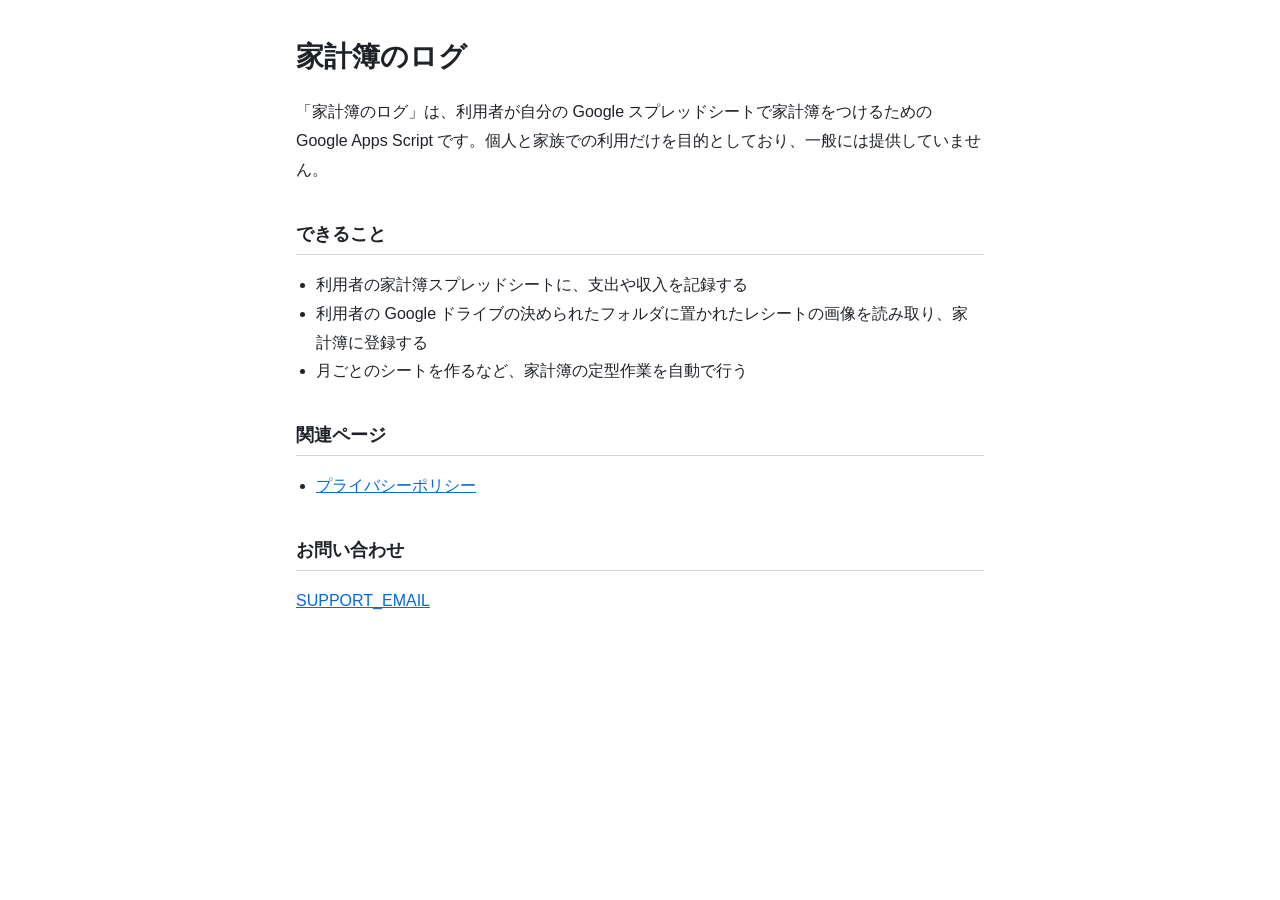
<file: index.html>
<!doctype html>
<html lang="ja">
<head>
  <meta charset="utf-8">
  <meta name="viewport" content="width=device-width, initial-scale=1">
  <title>家計簿のログ</title>
  <link rel="stylesheet" href="style.css">
</head>
<body>
  <main>
    <h1>家計簿のログ</h1>
    <p>
      「家計簿のログ」は、利用者が自分の Google スプレッドシートで家計簿をつけるための
      Google Apps Script です。個人と家族での利用だけを目的としており、一般には提供していません。
    </p>

    <h2>できること</h2>
    <ul>
      <li>利用者の家計簿スプレッドシートに、支出や収入を記録する</li>
      <li>利用者の Google ドライブの決められたフォルダに置かれたレシートの画像を読み取り、家計簿に登録する</li>
      <li>月ごとのシートを作るなど、家計簿の定型作業を自動で行う</li>
    </ul>

    <h2>関連ページ</h2>
    <ul>
      <li><a href="privacy.html">プライバシーポリシー</a></li>
    </ul>

    <h2>お問い合わせ</h2>
    <p><a href="mailto:SUPPORT_EMAIL">SUPPORT_EMAIL</a></p>
  </main>
</body>
</html>
</file>
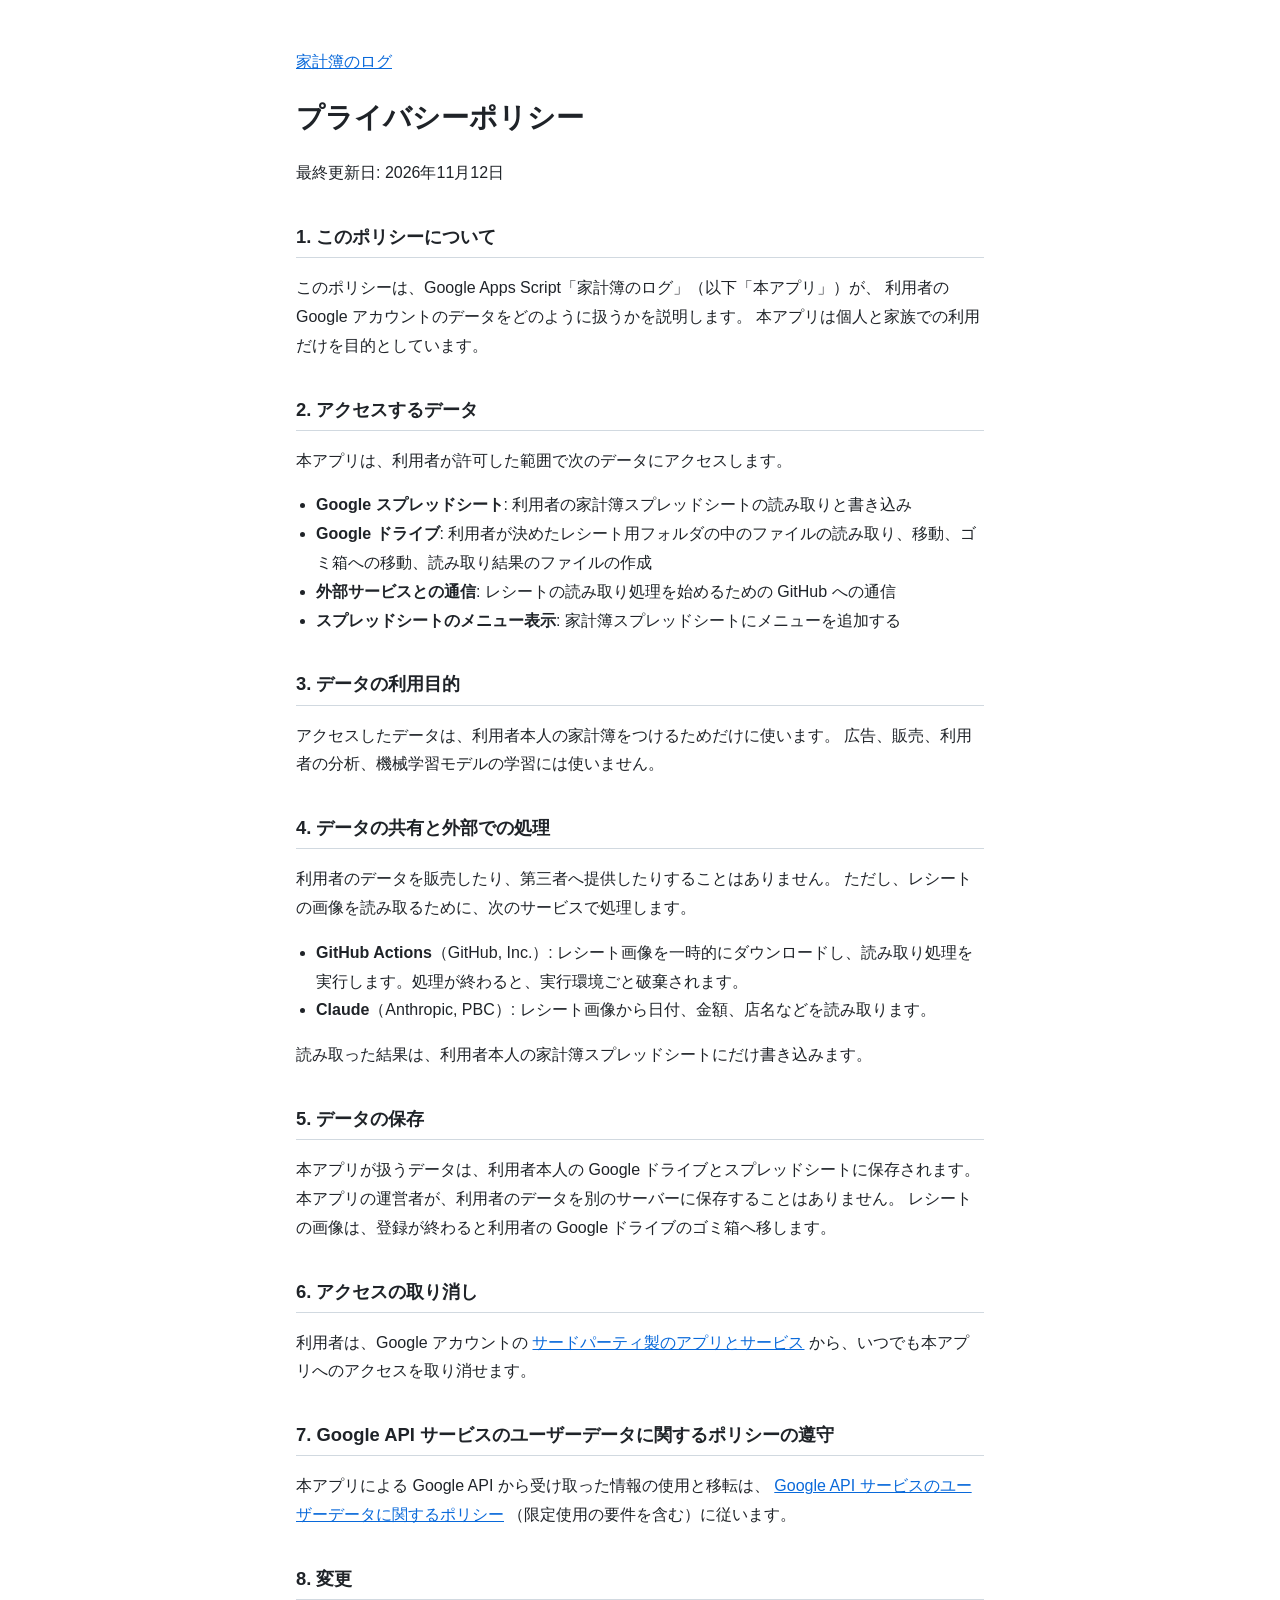
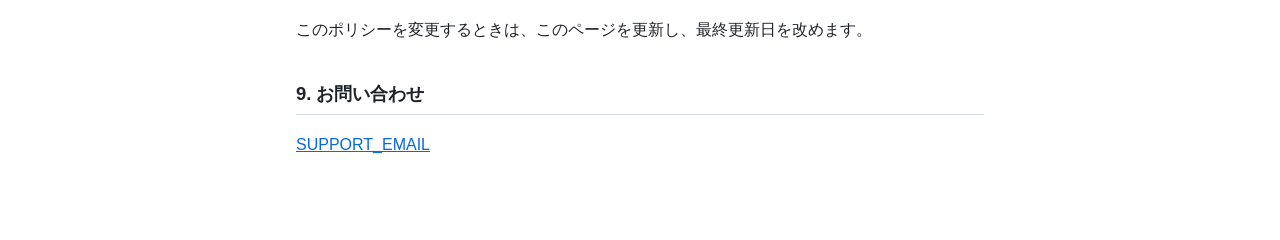
<file: privacy.html>
<!doctype html>
<html lang="ja">
<head>
  <meta charset="utf-8">
  <meta name="viewport" content="width=device-width, initial-scale=1">
  <title>プライバシーポリシー | 家計簿のログ</title>
  <link rel="stylesheet" href="style.css">
</head>
<body>
  <main>
    <p><a href="index.html">家計簿のログ</a></p>
    <h1>プライバシーポリシー</h1>
    <p>最終更新日: 2026年11月12日</p>

    <h2>1. このポリシーについて</h2>
    <p>
      このポリシーは、Google Apps Script「家計簿のログ」（以下「本アプリ」）が、
      利用者の Google アカウントのデータをどのように扱うかを説明します。
      本アプリは個人と家族での利用だけを目的としています。
    </p>

    <h2>2. アクセスするデータ</h2>
    <p>本アプリは、利用者が許可した範囲で次のデータにアクセスします。</p>
    <ul>
      <li><strong>Google スプレッドシート</strong>: 利用者の家計簿スプレッドシートの読み取りと書き込み</li>
      <li><strong>Google ドライブ</strong>: 利用者が決めたレシート用フォルダの中のファイルの読み取り、移動、ゴミ箱への移動、読み取り結果のファイルの作成</li>
      <li><strong>外部サービスとの通信</strong>: レシートの読み取り処理を始めるための GitHub への通信</li>
      <li><strong>スプレッドシートのメニュー表示</strong>: 家計簿スプレッドシートにメニューを追加する</li>
    </ul>

    <h2>3. データの利用目的</h2>
    <p>
      アクセスしたデータは、利用者本人の家計簿をつけるためだけに使います。
      広告、販売、利用者の分析、機械学習モデルの学習には使いません。
    </p>

    <h2>4. データの共有と外部での処理</h2>
    <p>
      利用者のデータを販売したり、第三者へ提供したりすることはありません。
      ただし、レシートの画像を読み取るために、次のサービスで処理します。
    </p>
    <ul>
      <li><strong>GitHub Actions</strong>（GitHub, Inc.）: レシート画像を一時的にダウンロードし、読み取り処理を実行します。処理が終わると、実行環境ごと破棄されます。</li>
      <li><strong>Claude</strong>（Anthropic, PBC）: レシート画像から日付、金額、店名などを読み取ります。</li>
    </ul>
    <p>
      読み取った結果は、利用者本人の家計簿スプレッドシートにだけ書き込みます。
    </p>

    <h2>5. データの保存</h2>
    <p>
      本アプリが扱うデータは、利用者本人の Google ドライブとスプレッドシートに保存されます。
      本アプリの運営者が、利用者のデータを別のサーバーに保存することはありません。
      レシートの画像は、登録が終わると利用者の Google ドライブのゴミ箱へ移します。
    </p>

    <h2>6. アクセスの取り消し</h2>
    <p>
      利用者は、Google アカウントの
      <a href="https://myaccount.google.com/permissions">サードパーティ製のアプリとサービス</a>
      から、いつでも本アプリへのアクセスを取り消せます。
    </p>

    <h2>7. Google API サービスのユーザーデータに関するポリシーの遵守</h2>
    <p>
      本アプリによる Google API から受け取った情報の使用と移転は、
      <a href="https://developers.google.com/terms/api-services-user-data-policy">Google API サービスのユーザーデータに関するポリシー</a>
      （限定使用の要件を含む）に従います。
    </p>

    <h2>8. 変更</h2>
    <p>このポリシーを変更するときは、このページを更新し、最終更新日を改めます。</p>

    <h2>9. お問い合わせ</h2>
    <p><a href="mailto:SUPPORT_EMAIL">SUPPORT_EMAIL</a></p>
  </main>
</body>
</html>
</file>
<file: style.css>
:root {
  --bg: #ffffff;
  --fg: #1f2328;
  --muted: #59636e;
  --link: #0969da;
  --rule: #d1d9e0;
}

@media (prefers-color-scheme: dark) {
  :root {
    --bg: #0d1117;
    --fg: #e6edf3;
    --muted: #9198a1;
    --link: #4493f8;
    --rule: #3d444d;
  }
}

* {
  box-sizing: border-box;
}

body {
  margin: 0;
  background: var(--bg);
  color: var(--fg);
  font-family: -apple-system, BlinkMacSystemFont, "Hiragino Sans",
    "Noto Sans JP", "Yu Gothic", sans-serif;
  line-height: 1.8;
}

main {
  max-width: 720px;
  margin: 0 auto;
  padding: 32px 16px 64px;
}

h1 {
  font-size: 1.75rem;
  margin: 0 0 16px;
}

h2 {
  font-size: 1.15rem;
  margin: 32px 0 8px;
  padding-bottom: 4px;
  border-bottom: 1px solid var(--rule);
}

a {
  color: var(--link);
  overflow-wrap: anywhere;
}

ul {
  padding-left: 1.25em;
}
</file>
